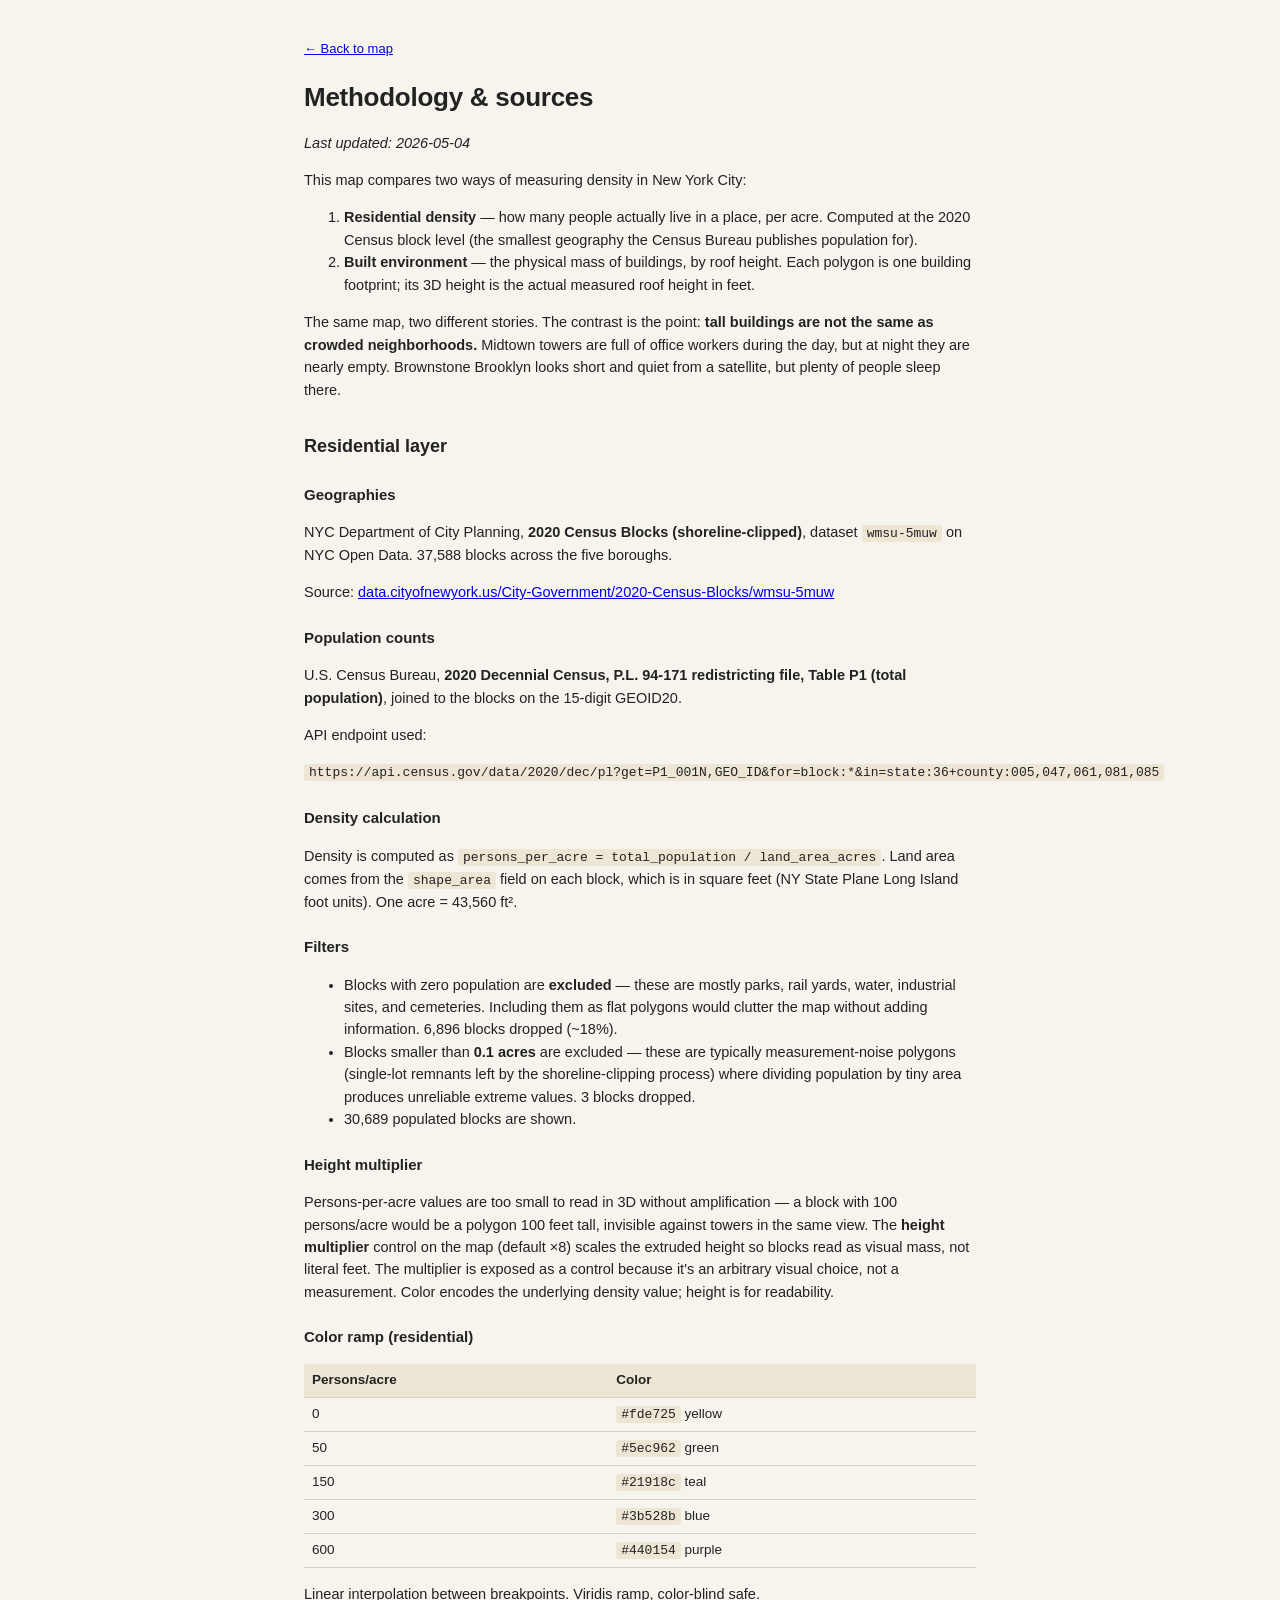
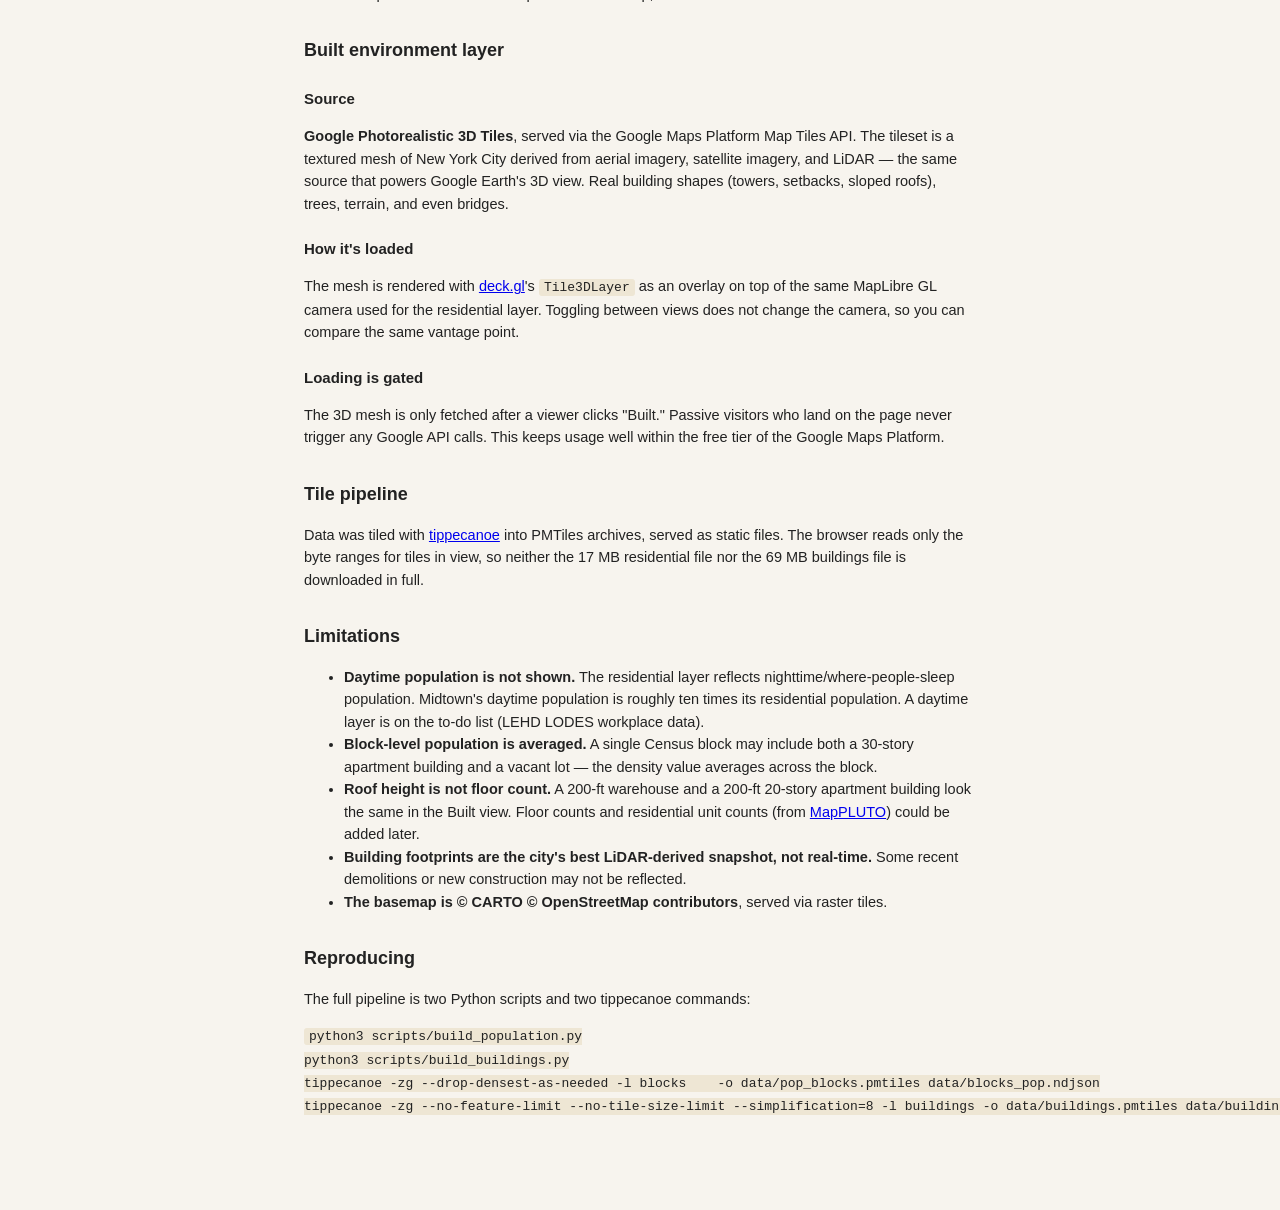
<file: methodology.html>
<!doctype html>
<html lang="en">
<head>
<meta charset="utf-8">
<meta name="viewport" content="width=device-width, initial-scale=1">
<title>Methodology &mdash; NYC residential density vs. built environment</title>
<link rel="stylesheet" href="src/style.css">
<style>
  body { background: #f7f4ee; }
  main {
    max-width: 720px;
    margin: 0 auto;
    padding: 36px 24px 80px;
    line-height: 1.55;
    font-size: 15px;
    color: #222;
  }
  h1 { font-size: 26px; letter-spacing: -0.01em; margin-bottom: 6px; }
  h2 { font-size: 18px; margin-top: 32px; }
  h3 { font-size: 15px; margin-top: 22px; }
  p, li { font-size: 14.5px; }
  code {
    background: #eee6d4;
    padding: 1px 5px;
    border-radius: 3px;
    font-size: 13px;
  }
  table {
    border-collapse: collapse;
    width: 100%;
    margin: 12px 0;
    font-size: 13.5px;
  }
  th, td { text-align: left; border-bottom: 1px solid #d8d2c5; padding: 6px 8px; }
  th { background: #eee6d4; }
  .back { display: inline-block; margin-bottom: 18px; font-size: 13px; }
</style>
</head>
<body>
<main>
<a class="back" href="./">&larr; Back to map</a>

<h1>Methodology &amp; sources</h1>
<p><em>Last updated: 2026-05-04</em></p>

<p>This map compares two ways of measuring density in New York City:</p>
<ol>
  <li><strong>Residential density</strong> &mdash; how many people actually live in a place, per acre. Computed at the 2020 Census block level (the smallest geography the Census Bureau publishes population for).</li>
  <li><strong>Built environment</strong> &mdash; the physical mass of buildings, by roof height. Each polygon is one building footprint; its 3D height is the actual measured roof height in feet.</li>
</ol>

<p>The same map, two different stories. The contrast is the point: <strong>tall buildings are not the same as crowded neighborhoods.</strong> Midtown towers are full of office workers during the day, but at night they are nearly empty. Brownstone Brooklyn looks short and quiet from a satellite, but plenty of people sleep there.</p>

<h2>Residential layer</h2>

<h3>Geographies</h3>
<p>NYC Department of City Planning, <strong>2020 Census Blocks (shoreline-clipped)</strong>, dataset <code>wmsu-5muw</code> on NYC Open Data. 37,588 blocks across the five boroughs.</p>
<p>Source: <a href="https://data.cityofnewyork.us/City-Government/2020-Census-Blocks/wmsu-5muw">data.cityofnewyork.us/City-Government/2020-Census-Blocks/wmsu-5muw</a></p>

<h3>Population counts</h3>
<p>U.S. Census Bureau, <strong>2020 Decennial Census, P.L. 94-171 redistricting file, Table P1 (total population)</strong>, joined to the blocks on the 15-digit GEOID20.</p>
<p>API endpoint used:</p>
<pre><code>https://api.census.gov/data/2020/dec/pl?get=P1_001N,GEO_ID&amp;for=block:*&amp;in=state:36+county:005,047,061,081,085</code></pre>

<h3>Density calculation</h3>
<p>Density is computed as <code>persons_per_acre = total_population / land_area_acres</code>. Land area comes from the <code>shape_area</code> field on each block, which is in square feet (NY State Plane Long Island foot units). One acre = 43,560 ft&sup2;.</p>

<h3>Filters</h3>
<ul>
  <li>Blocks with zero population are <strong>excluded</strong> &mdash; these are mostly parks, rail yards, water, industrial sites, and cemeteries. Including them as flat polygons would clutter the map without adding information. 6,896 blocks dropped (~18%).</li>
  <li>Blocks smaller than <strong>0.1 acres</strong> are excluded &mdash; these are typically measurement-noise polygons (single-lot remnants left by the shoreline-clipping process) where dividing population by tiny area produces unreliable extreme values. 3 blocks dropped.</li>
  <li>30,689 populated blocks are shown.</li>
</ul>

<h3>Height multiplier</h3>
<p>Persons-per-acre values are too small to read in 3D without amplification &mdash; a block with 100 persons/acre would be a polygon 100 feet tall, invisible against towers in the same view. The <strong>height multiplier</strong> control on the map (default &times;8) scales the extruded height so blocks read as visual mass, not literal feet. The multiplier is exposed as a control because it's an arbitrary visual choice, not a measurement. Color encodes the underlying density value; height is for readability.</p>

<h3>Color ramp (residential)</h3>
<table>
  <tr><th>Persons/acre</th><th>Color</th></tr>
  <tr><td>0</td><td><code>#fde725</code> yellow</td></tr>
  <tr><td>50</td><td><code>#5ec962</code> green</td></tr>
  <tr><td>150</td><td><code>#21918c</code> teal</td></tr>
  <tr><td>300</td><td><code>#3b528b</code> blue</td></tr>
  <tr><td>600</td><td><code>#440154</code> purple</td></tr>
</table>
<p>Linear interpolation between breakpoints. Viridis ramp, color-blind safe.</p>

<h2>Built environment layer</h2>

<h3>Source</h3>
<p><strong>Google Photorealistic 3D Tiles</strong>, served via the Google Maps Platform Map Tiles API. The tileset is a textured mesh of New York City derived from aerial imagery, satellite imagery, and LiDAR &mdash; the same source that powers Google Earth's 3D view. Real building shapes (towers, setbacks, sloped roofs), trees, terrain, and even bridges.</p>

<h3>How it's loaded</h3>
<p>The mesh is rendered with <a href="https://deck.gl">deck.gl</a>'s <code>Tile3DLayer</code> as an overlay on top of the same MapLibre GL camera used for the residential layer. Toggling between views does not change the camera, so you can compare the same vantage point.</p>

<h3>Loading is gated</h3>
<p>The 3D mesh is only fetched after a viewer clicks "Built." Passive visitors who land on the page never trigger any Google API calls. This keeps usage well within the free tier of the Google Maps Platform.</p>

<h2>Tile pipeline</h2>
<p>Data was tiled with <a href="https://github.com/felt/tippecanoe">tippecanoe</a> into PMTiles archives, served as static files. The browser reads only the byte ranges for tiles in view, so neither the 17 MB residential file nor the 69 MB buildings file is downloaded in full.</p>

<h2>Limitations</h2>
<ul>
  <li><strong>Daytime population is not shown.</strong> The residential layer reflects nighttime/where-people-sleep population. Midtown's daytime population is roughly ten times its residential population. A daytime layer is on the to-do list (LEHD LODES workplace data).</li>
  <li><strong>Block-level population is averaged.</strong> A single Census block may include both a 30-story apartment building and a vacant lot &mdash; the density value averages across the block.</li>
  <li><strong>Roof height is not floor count.</strong> A 200-ft warehouse and a 200-ft 20-story apartment building look the same in the Built view. Floor counts and residential unit counts (from <a href="https://www.nyc.gov/site/planning/data-maps/open-data/dwn-pluto-mappluto.page">MapPLUTO</a>) could be added later.</li>
  <li><strong>Building footprints are the city's best LiDAR-derived snapshot, not real-time.</strong> Some recent demolitions or new construction may not be reflected.</li>
  <li><strong>The basemap is &copy; CARTO &copy; OpenStreetMap contributors</strong>, served via raster tiles.</li>
</ul>

<h2>Reproducing</h2>
<p>The full pipeline is two Python scripts and two tippecanoe commands:</p>
<pre><code>python3 scripts/build_population.py
python3 scripts/build_buildings.py
tippecanoe -zg --drop-densest-as-needed -l blocks    -o data/pop_blocks.pmtiles data/blocks_pop.ndjson
tippecanoe -zg --no-feature-limit --no-tile-size-limit --simplification=8 -l buildings -o data/buildings.pmtiles data/buildings.ndjson</code></pre>

</main>
</body>
</html>
</file>
<file: src/style.css>
:root {
  --ink: #111;
  --bg: #f7f4ee;
  --panel: rgba(255, 255, 255, 0.94);
  --rule: #d8d2c5;
  --accent: #2a4d8f;
}

* { box-sizing: border-box; }

html, body {
  margin: 0;
  padding: 0;
  height: 100%;
  font-family: -apple-system, BlinkMacSystemFont, "Helvetica Neue", Helvetica, Arial, sans-serif;
  color: var(--ink);
  background: var(--bg);
}

#map { position: absolute; inset: 0; }

.panel {
  position: absolute;
  background: var(--panel);
  backdrop-filter: blur(10px);
  -webkit-backdrop-filter: blur(10px);
  border: 1px solid var(--rule);
  border-radius: 6px;
  padding: 14px 16px;
  box-shadow: 0 6px 20px rgba(0, 0, 0, 0.08);
  font-size: 13px;
  line-height: 1.45;
  z-index: 5;
}

.panel-tl {
  top: 14px;
  left: 14px;
  max-width: 420px;
}

.panel-tr {
  top: 14px;
  right: 14px;
  max-width: 280px;
}

h1 {
  font-size: 18px;
  margin: 0 0 6px 0;
  letter-spacing: -0.01em;
}

.dek {
  margin: 0;
  color: #333;
  font-size: 12.5px;
}

.big-toggle {
  position: absolute;
  top: 14px;
  left: 50%;
  transform: translateX(-50%);
  display: flex;
  background: rgba(255, 255, 255, 0.96);
  backdrop-filter: blur(10px);
  -webkit-backdrop-filter: blur(10px);
  border: 1px solid var(--rule);
  border-radius: 999px;
  overflow: hidden;
  box-shadow: 0 6px 24px rgba(0, 0, 0, 0.18);
  z-index: 6;
}

.big-toggle-btn {
  background: transparent;
  border: 0;
  padding: 12px 28px;
  font: inherit;
  font-weight: 700;
  font-size: 15px;
  letter-spacing: 0.01em;
  cursor: pointer;
  color: #555;
  display: flex;
  align-items: center;
  gap: 8px;
  transition: background 120ms ease, color 120ms ease;
}

.big-toggle-btn:hover { color: #111; }

.big-toggle-btn.active {
  background: var(--accent);
  color: white;
}

.big-toggle-btn.active .kbd-hint {
  background: rgba(255, 255, 255, 0.22);
  color: white;
  border-color: rgba(255, 255, 255, 0.4);
}

.kbd-hint {
  display: inline-block;
  font-family: ui-monospace, SFMono-Regular, Menlo, monospace;
  font-size: 11px;
  font-weight: 600;
  background: #eee6d4;
  color: #555;
  border: 1px solid var(--rule);
  border-radius: 3px;
  padding: 1px 5px;
  line-height: 1.2;
}

@media (max-width: 700px) {
  .big-toggle { top: 8px; }
  .big-toggle-btn { padding: 10px 18px; font-size: 14px; }
  .kbd-hint { display: none; }
}

.toggle {
  display: flex;
  border: 1px solid var(--rule);
  border-radius: 999px;
  overflow: hidden;
  margin-bottom: 12px;
}

.toggle button {
  flex: 1;
  background: transparent;
  border: 0;
  padding: 8px 12px;
  font: inherit;
  font-weight: 600;
  font-size: 13px;
  cursor: pointer;
  color: #444;
}

.toggle button.active {
  background: var(--accent);
  color: white;
}

.legend { margin-bottom: 8px; }
.legend.hidden { display: none; }

.legend-title {
  font-weight: 600;
  font-size: 12px;
  margin-bottom: 4px;
}

.multiplier-note {
  font-weight: 400;
  color: #666;
}

.ramp {
  height: 10px;
  border-radius: 2px;
  margin: 4px 0 2px;
}

.ramp-pop {
  background: linear-gradient(to right, #fde725, #5ec962, #21918c, #3b528b, #440154);
}

.ramp-bldg {
  background: linear-gradient(to right, #f7f4f9, #d4b9da, #df65b0, #ce1256, #67001f);
}

.ramp-bldg-styled {
  background: linear-gradient(to right, #f5e6b8 0%, #ffb084 20%, #ff6b9a 40%, #a946e0 60%, #3fc7ff 80%, #ffe34f 100%);
}

.ramp-labels {
  display: flex;
  justify-content: space-between;
  font-size: 10.5px;
  color: #555;
}

.multiplier {
  display: block;
  margin-top: 8px;
  font-size: 12px;
  color: #333;
}

.multiplier select {
  font: inherit;
  margin-left: 4px;
}

.links {
  margin: 6px 0 0 0;
  font-size: 11.5px;
}

.links a {
  color: var(--accent);
  text-decoration: none;
  border-bottom: 1px solid currentColor;
}

.tooltip {
  position: absolute;
  pointer-events: none;
  background: rgba(17, 17, 17, 0.92);
  color: white;
  padding: 6px 9px;
  border-radius: 4px;
  font-size: 12px;
  line-height: 1.4;
  z-index: 10;
  white-space: nowrap;
  transform: translate(8px, 8px);
}

.tooltip.hidden { display: none; }
.tooltip strong { font-weight: 600; }

.rotate-row {
  display: flex;
  gap: 6px;
  margin: 8px 0 4px;
}

.ghost-btn {
  background: white;
  border: 1px solid var(--rule);
  border-radius: 4px;
  padding: 5px 10px;
  font: inherit;
  font-size: 12px;
  cursor: pointer;
  color: #333;
  flex: 0 0 auto;
}

.ghost-btn:hover { background: #f0ebde; }

.ghost-btn.active {
  background: var(--accent);
  color: white;
  border-color: var(--accent);
}

#btn-orbit { flex: 1; }

.hint {
  margin: 4px 0 8px;
  font-size: 11px;
  color: #666;
  line-height: 1.35;
}

.attribution-google {
  position: absolute;
  bottom: 6px;
  left: 6px;
  background: rgba(255, 255, 255, 0.85);
  padding: 2px 6px;
  border-radius: 3px;
  font-size: 10.5px;
  color: #333;
  z-index: 4;
  pointer-events: none;
  max-width: 60vw;
  line-height: 1.3;
}
.attribution-google.hidden { display: none; }

@media (max-width: 700px) {
  .panel-tl { max-width: calc(100% - 28px); }
  .panel-tr {
    max-width: calc(100% - 28px);
    top: auto;
    bottom: 14px;
    right: 14px;
    left: 14px;
  }
}
</file>
